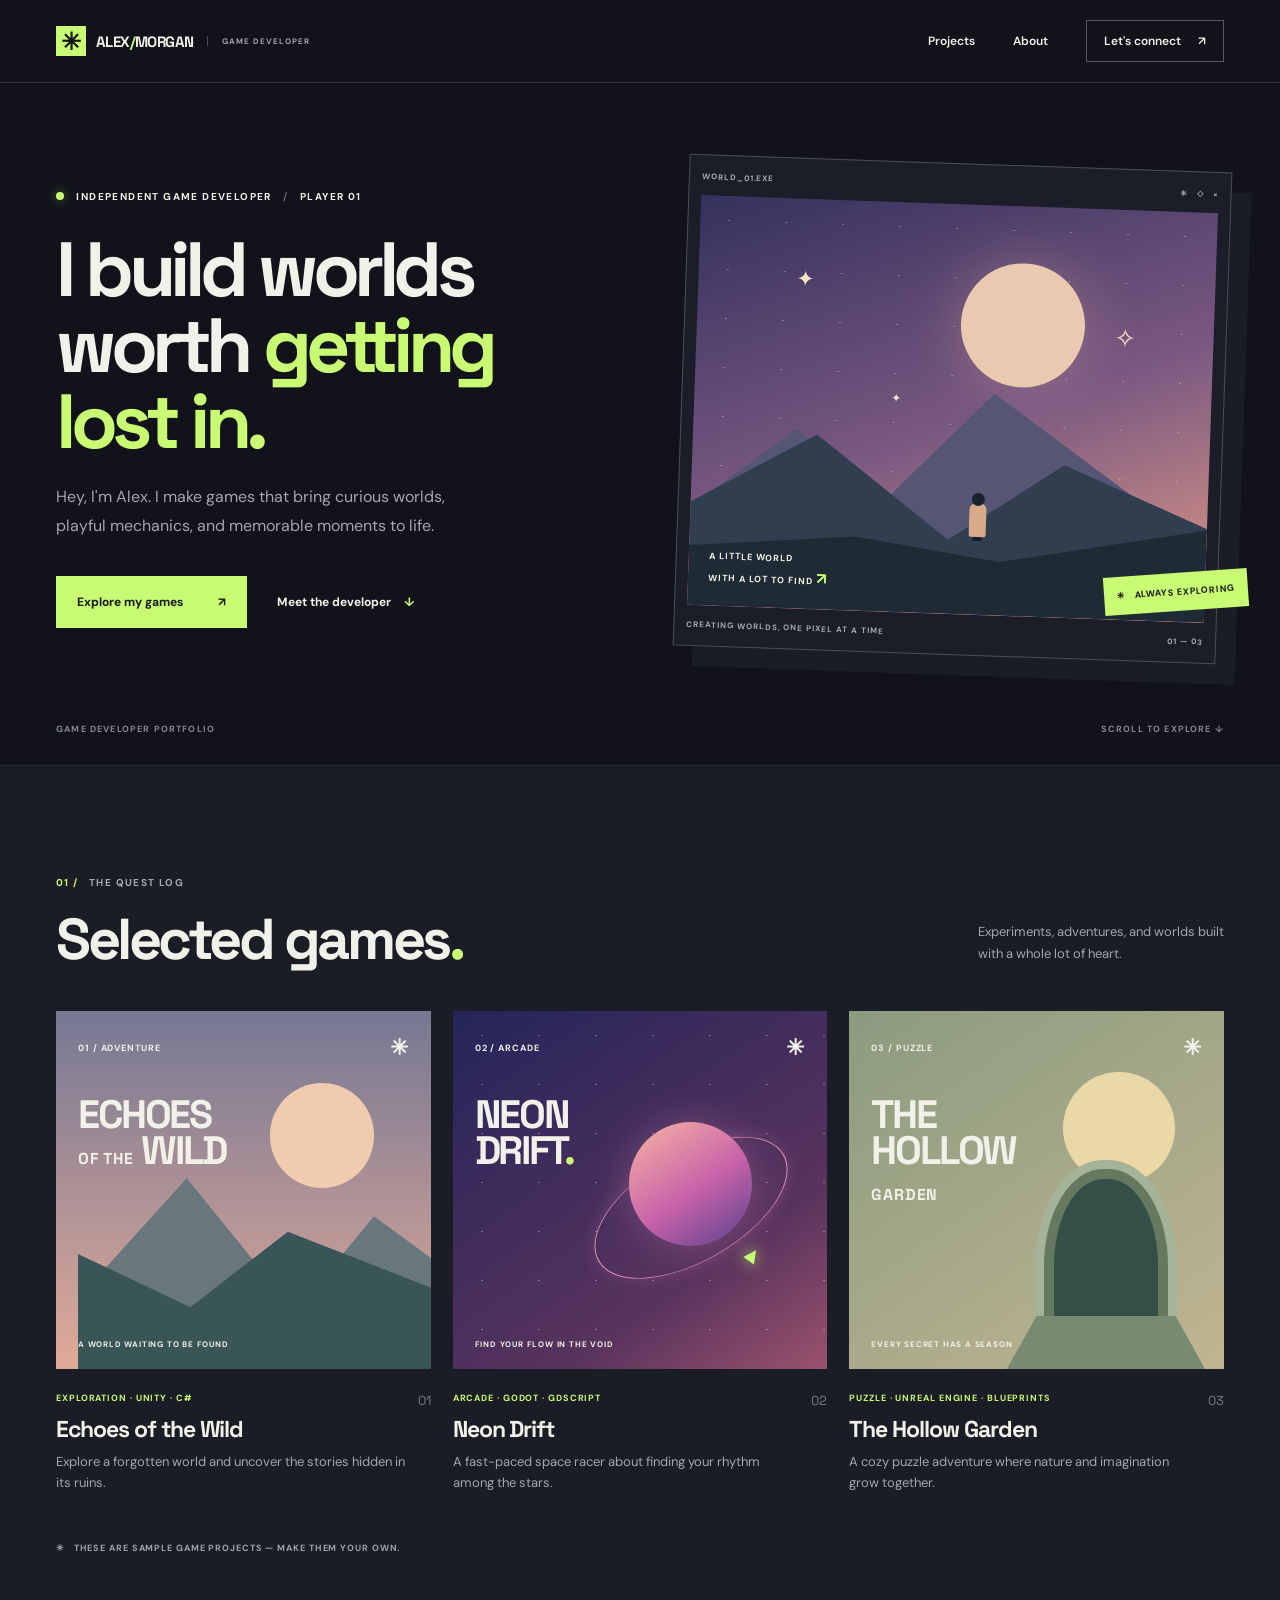
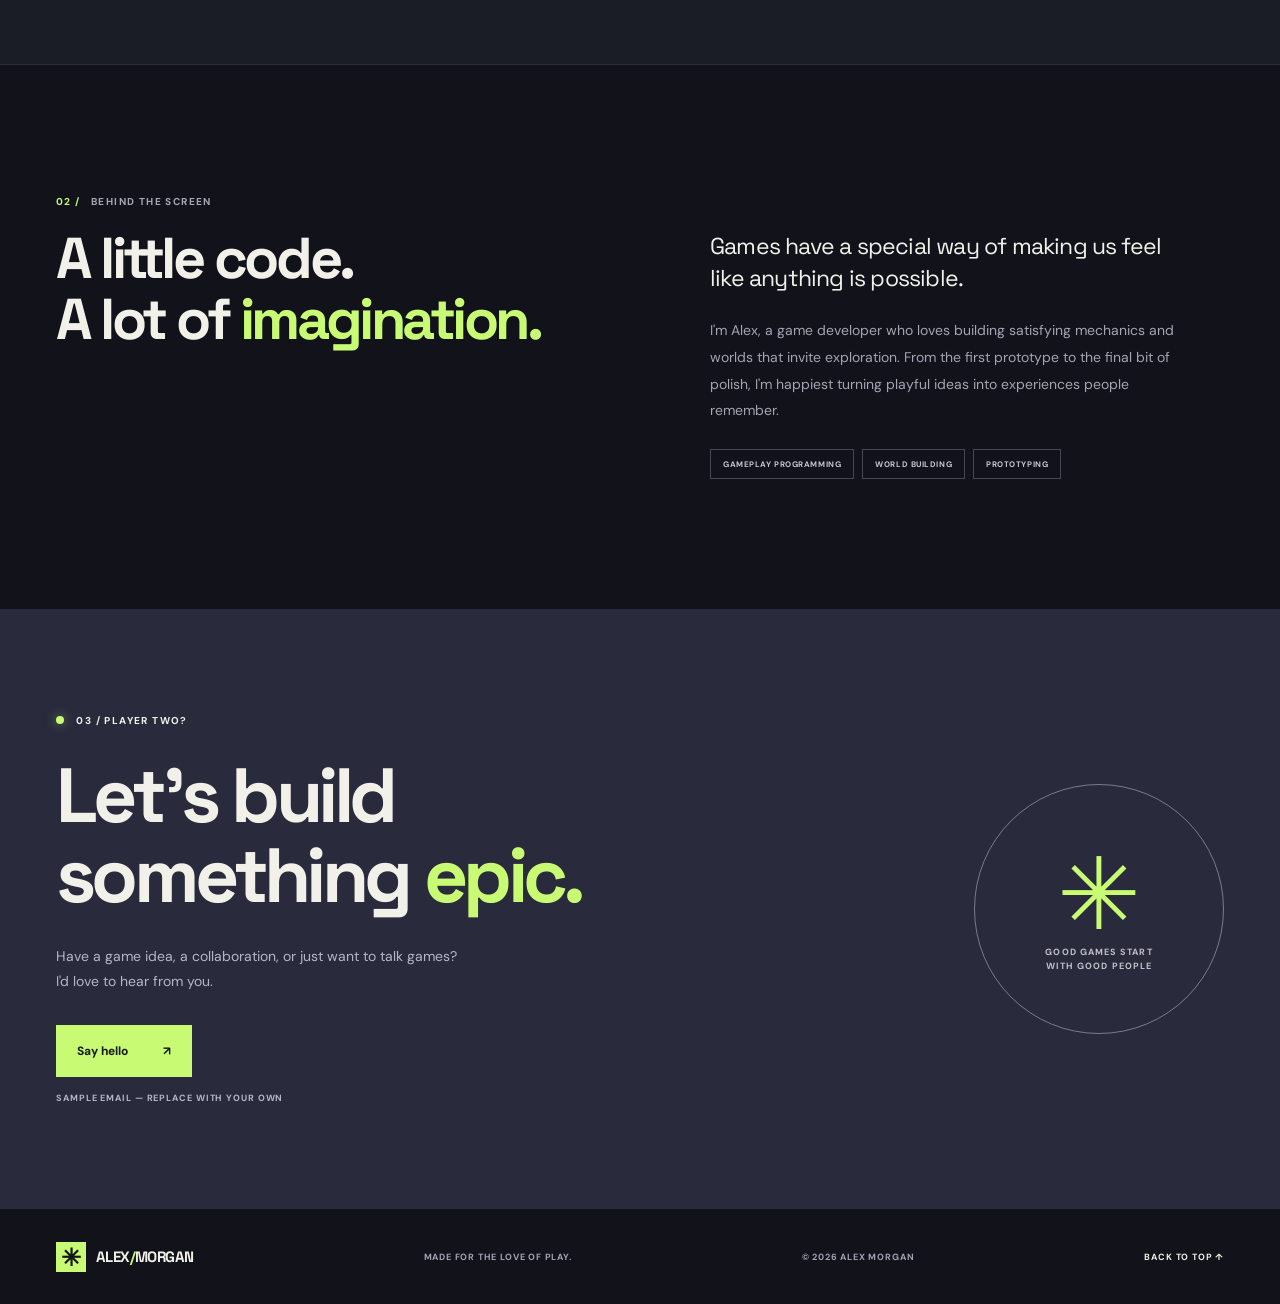
<file: ai/dev/github-copilot/agents-tutorial-quickstart/index.html>
<!DOCTYPE html>
<html lang="en">
<head>
  <meta charset="UTF-8">
  <meta name="viewport" content="width=device-width, initial-scale=1.0">
  <meta name="description" content="A sample game developer portfolio for Alex Morgan, featuring original game concepts and development work.">
  <title>Alex Morgan — Game Developer</title>
  <link rel="preconnect" href="https://fonts.googleapis.com">
  <link rel="preconnect" href="https://fonts.gstatic.com" crossorigin>
  <link href="https://fonts.googleapis.com/css2?family=DM+Sans:wght@400;500;600;700&family=Space+Grotesk:wght@400;500;600;700&display=swap" rel="stylesheet">
  <link rel="stylesheet" href="styles.css">
  <script src="script.js" defer></script>
</head>
<body>
  <header class="site-header">
    <div class="container header-inner">
      <a class="wordmark" href="#home" aria-label="Alex Morgan, home"><span class="logo-mark" aria-hidden="true">✳</span> ALEX<span class="wordmark-accent">/</span>MORGAN <small>GAME DEVELOPER</small></a>
      <nav aria-label="Main navigation">
        <a href="#work">Projects</a>
        <a href="#about">About</a>
        <a class="nav-contact" href="#contact">Let's connect <span aria-hidden="true">↗</span></a>
      </nav>
    </div>
  </header>

  <main id="home">
    <section class="hero container" aria-labelledby="hero-title">
      <div class="hero-copy">
        <p class="eyebrow"><span class="status-dot"></span> INDEPENDENT GAME DEVELOPER <span class="eyebrow-divider">/</span> PLAYER 01</p>
        <h1 id="hero-title">I build worlds<br>worth <em>getting<br>lost in.</em></h1>
        <p class="hero-description">Hey, I'm Alex. I make games that bring curious worlds, playful mechanics, and memorable moments to life.</p>
        <div class="hero-actions">
          <a class="button button-primary" href="#work">Explore my games <span aria-hidden="true">↗</span></a>
          <a class="text-link" href="#about">Meet the developer <span aria-hidden="true">↓</span></a>
        </div>
      </div>
      <div class="hero-art" aria-hidden="true">
        <div class="art-frame">
          <div class="frame-top"><span>WORLD_01.EXE</span><span>✳ &nbsp; ◇ &nbsp; ×</span></div>
          <div class="hero-scene">
            <span class="scene-star star-one">✦</span><span class="scene-star star-two">✧</span><span class="scene-star star-three">✦</span>
            <span class="scene-moon"></span>
            <span class="scene-mountain mountain-back"></span>
            <span class="scene-mountain mountain-front"></span>
            <span class="scene-ground"></span>
            <span class="scene-person"><i></i></span>
            <span class="scene-label">A LITTLE WORLD<br>WITH A LOT TO FIND <b>↗</b></span>
          </div>
          <div class="frame-bottom"><span>CREATING WORLDS, ONE PIXEL AT A TIME</span><span>01 — 03</span></div>
        </div>
        <span class="floating-label">✳ &nbsp; ALWAYS EXPLORING</span>
      </div>
      <div class="hero-bottom"><span>GAME DEVELOPER PORTFOLIO</span><span>SCROLL TO EXPLORE ↓</span></div>
    </section>

    <section class="work-section" id="work" aria-labelledby="work-title">
      <div class="container">
        <div class="section-heading">
          <div><p class="eyebrow section-kicker"><span>01 /</span> THE QUEST LOG</p><h2 id="work-title">Selected games<span class="accent">.</span></h2></div>
          <p>Experiments, adventures, and worlds built<br class="desktop-break"> with a whole lot of heart.</p>
        </div>
        <div class="project-grid">
          <article class="project-card">
            <div class="project-art art-echo" aria-hidden="true">
              <span class="art-topline">01 / ADVENTURE <span>✳</span></span>
              <span class="echo-moon"></span><span class="echo-hill echo-hill-back"></span><span class="echo-hill echo-hill-front"></span>
              <span class="art-title">ECHOES<br><small>OF THE</small> WILD</span><span class="art-index">A WORLD WAITING TO BE FOUND</span>
            </div>
            <div class="project-meta"><div><p class="project-type">EXPLORATION · UNITY · C#</p><h3>Echoes of the Wild</h3><p>Explore a forgotten world and uncover the stories hidden in its ruins.</p></div><span class="project-number">01</span></div>
          </article>
          <article class="project-card">
            <div class="project-art art-drift" aria-hidden="true">
              <span class="art-topline">02 / ARCADE <span>✳</span></span>
              <span class="drift-orbit"></span><span class="drift-planet"></span><span class="drift-ship">▲</span>
              <span class="art-title">NEON<br>DRIFT<span class="title-dot">.</span></span><span class="art-index">FIND YOUR FLOW IN THE VOID</span>
            </div>
            <div class="project-meta"><div><p class="project-type">ARCADE · GODOT · GDSCRIPT</p><h3>Neon Drift</h3><p>A fast-paced space racer about finding your rhythm among the stars.</p></div><span class="project-number">02</span></div>
          </article>
          <article class="project-card">
            <div class="project-art art-hollow" aria-hidden="true">
              <span class="art-topline">03 / PUZZLE <span>✳</span></span>
              <span class="hollow-sun"></span><span class="hollow-door"></span><span class="hollow-step"></span>
              <span class="art-title">THE<br>HOLLOW<br><small>GARDEN</small></span><span class="art-index">EVERY SECRET HAS A SEASON</span>
            </div>
            <div class="project-meta"><div><p class="project-type">PUZZLE · UNREAL ENGINE · BLUEPRINTS</p><h3>The Hollow Garden</h3><p>A cozy puzzle adventure where nature and imagination grow together.</p></div><span class="project-number">03</span></div>
          </article>
        </div>
        <p class="sample-note">✳ &nbsp; THESE ARE SAMPLE GAME PROJECTS — MAKE THEM YOUR OWN.</p>
      </div>
    </section>

    <section class="about-section container" id="about" aria-labelledby="about-title">
      <div><p class="eyebrow section-kicker"><span>02 /</span> BEHIND THE SCREEN</p><h2 id="about-title">A little code.<br>A lot of <em>imagination.</em></h2></div>
      <div class="about-copy"><p>Games have a special way of making us feel like anything is possible.</p><p>I'm Alex, a game developer who loves building satisfying mechanics and worlds that invite exploration. From the first prototype to the final bit of polish, I'm happiest turning playful ideas into experiences people remember.</p><div class="about-tags"><span>GAMEPLAY PROGRAMMING</span><span>WORLD BUILDING</span><span>PROTOTYPING</span></div></div>
    </section>

    <section class="contact-section" id="contact" aria-labelledby="contact-title">
      <div class="container contact-inner">
        <div><p class="eyebrow"><span class="status-dot"></span> 03 / PLAYER TWO?</p><h2 id="contact-title">Let's build<br>something <em>epic.</em></h2><p>Have a game idea, a collaboration, or just want to talk games?<br>I'd love to hear from you.</p><a class="button button-primary" href="mailto:hello@example.com">Say hello <span aria-hidden="true">↗</span></a><p class="contact-note">SAMPLE EMAIL — REPLACE WITH YOUR OWN</p></div>
        <div class="contact-emblem" aria-hidden="true"><span>✳</span><small>GOOD GAMES START<br>WITH GOOD PEOPLE</small></div>
      </div>
    </section>
  </main>
  <footer class="site-footer"><div class="container footer-inner"><a class="wordmark" href="#home"><span class="logo-mark" aria-hidden="true">✳</span> ALEX<span class="wordmark-accent">/</span>MORGAN</a><p>MADE FOR THE LOVE OF PLAY.</p><p>© <span id="year">2026</span> ALEX MORGAN</p><a href="#home">BACK TO TOP ↑</a></div></footer>
</body>
</html>
</file>
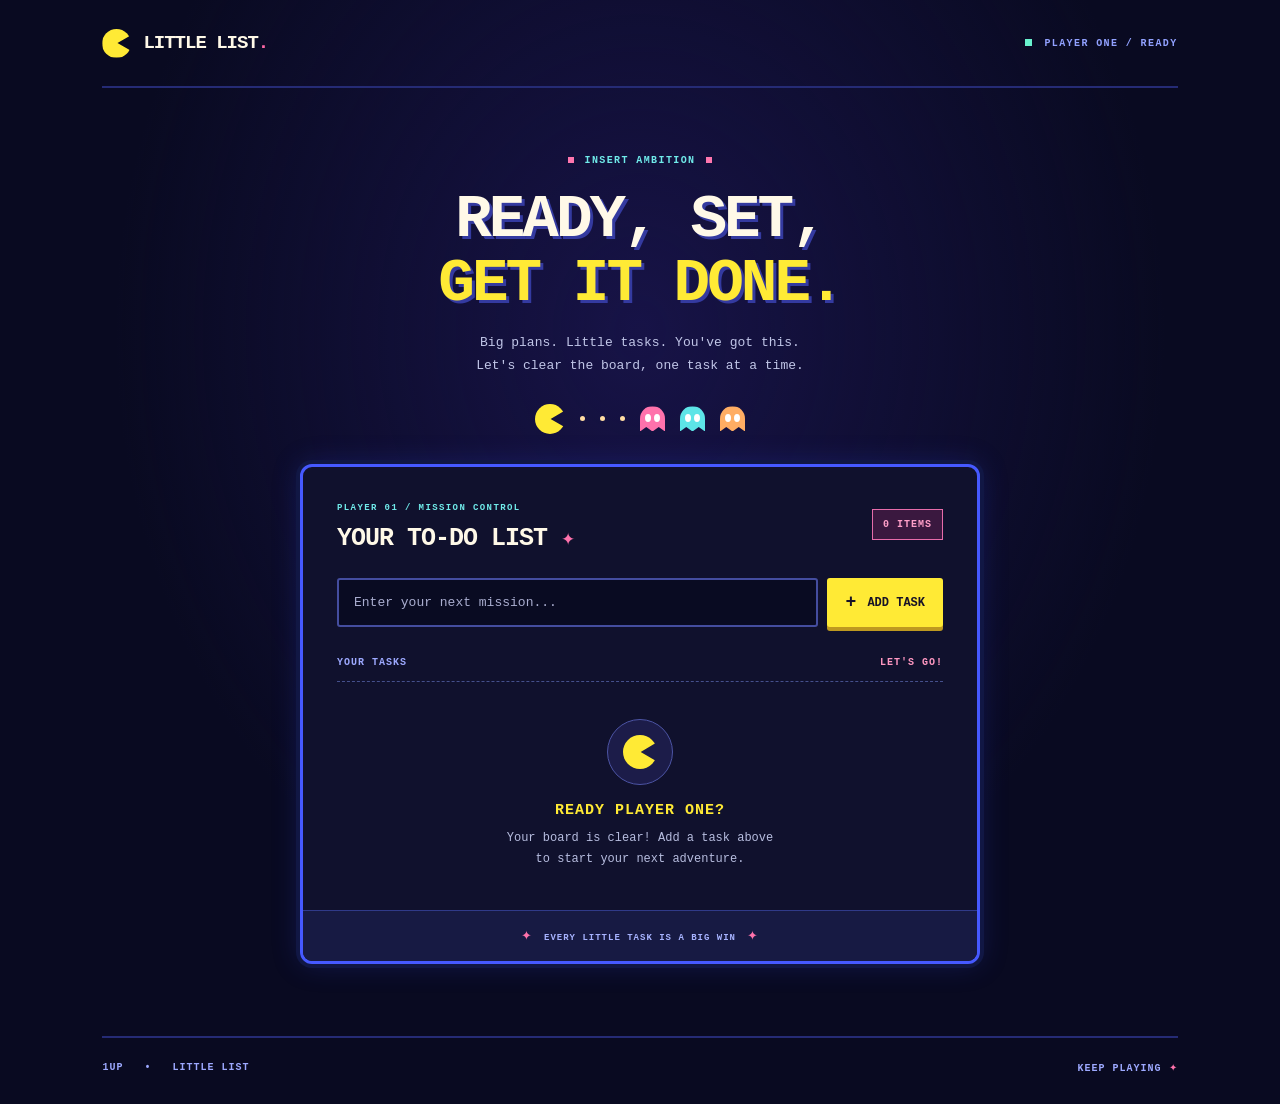
<file: ai/dev/github-copilot/todo-app/index.html>
<!doctype html>
<html lang="en">
  <head>
    <meta charset="utf-8">
    <meta name="viewport" content="width=device-width, initial-scale=1">
    <meta name="theme-color" content="#090a21">
    <title>Little List — Ready, set, get things done!</title>
    <link rel="stylesheet" href="styles.css">
    <script src="app.js" defer></script>
  </head>
  <body>
    <div class="page">
      <header class="site-header">
        <a class="brand" href="index.html" aria-label="Little List home">
          <span class="brand-mark" aria-hidden="true"></span>
          <span>LITTLE LIST<span class="brand-period">.</span></span>
        </a>
        <span class="header-note"><span class="header-dot"></span> PLAYER ONE / READY</span>
      </header>

      <main>
        <section class="intro" aria-labelledby="page-title">
          <div class="eyebrow"><span></span> INSERT AMBITION <span></span></div>
          <h1 id="page-title">READY, SET,<br><em>GET IT DONE.</em></h1>
          <p>Big plans. Little tasks. You've got this.<br class="desktop-break"> Let's clear the board, one task at a time.</p>
          <div class="arcade-trail" aria-hidden="true">
            <span class="trail-player"></span><span class="pellet"></span><span class="pellet"></span><span class="pellet"></span>
            <span class="ghost ghost-pink"><i></i></span><span class="ghost ghost-cyan"><i></i></span><span class="ghost ghost-orange"><i></i></span>
          </div>
        </section>

        <section class="list-card" aria-labelledby="list-title">
          <div class="card-heading">
            <div>
              <span class="section-label">PLAYER 01 / MISSION CONTROL</span>
              <h2 id="list-title">YOUR TO-DO LIST <span aria-hidden="true">✦</span></h2>
            </div>
            <span class="task-count" id="task-count" aria-live="polite">0 ITEMS</span>
          </div>

          <form id="todo-form" class="add-form">
            <label class="sr-only" for="todo-input">Add a task</label>
            <input id="todo-input" name="task" type="text" placeholder="Enter your next mission..." autocomplete="off" required>
            <button type="submit"><span aria-hidden="true">+</span> Add task</button>
          </form>

          <div class="list-heading"><span>YOUR TASKS</span><span>LET'S GO!</span></div>
          <ul id="todo-list" class="todo-list" aria-label="Your tasks"></ul>
          <div id="empty-state" class="empty-state">
            <div class="empty-icon" aria-hidden="true"><span></span></div>
            <h3>READY PLAYER ONE?</h3>
            <p>Your board is clear! Add a task above<br> to start your next adventure.</p>
          </div>
          <div class="card-footer"><span class="footer-sparkle" aria-hidden="true">✦</span> EVERY LITTLE TASK IS A BIG WIN <span class="footer-sparkle" aria-hidden="true">✦</span></div>
        </section>
      </main>

      <footer class="site-footer">
        <span>1UP &nbsp; • &nbsp; LITTLE LIST</span>
        <span>KEEP PLAYING <span aria-hidden="true">✦</span></span>
      </footer>
    </div>
  </body>
</html>
</file>
<file: ai/dev/github-copilot/agents-tutorial-quickstart/styles.css>
:root {
  --background: #11121a;
  --panel: #181a24;
  --text: #f2f1e9;
  --muted: #a4a4b2;
  --line: #32343f;
  --accent: #c8fa74;
}

* { box-sizing: border-box; }
html { scroll-behavior: smooth; }
body { margin: 0; background: var(--background); color: var(--text); font-family: "DM Sans", sans-serif; -webkit-font-smoothing: antialiased; }
a { color: inherit; text-decoration: none; }
a:focus-visible { outline: 3px solid var(--accent); outline-offset: 4px; }
.container { width: min(100% - 112px, 1360px); margin-inline: auto; }
.site-header { border-bottom: 1px solid var(--line); }
.header-inner { height: 82px; display: flex; align-items: center; justify-content: space-between; gap: 20px; }
.wordmark { display: inline-flex; align-items: center; font-family: "Space Grotesk", sans-serif; font-size: 15px; font-weight: 700; letter-spacing: -.04em; white-space: nowrap; }
.logo-mark { display: grid; place-items: center; width: 30px; height: 30px; margin-right: 10px; background: var(--accent); color: #14171a; font-size: 24px; }
.wordmark-accent { color: var(--accent); }
.wordmark small { margin-left: 14px; padding-left: 14px; border-left: 1px solid #494b53; color: var(--muted); font: 700 8px "DM Sans", sans-serif; letter-spacing: .12em; }
nav { display: flex; align-items: center; gap: 38px; font-size: 12px; font-weight: 600; }
nav a:not(.nav-contact):hover, .text-link:hover { color: var(--accent); }
.nav-contact { border: 1px solid #555761; padding: 12px 17px; transition: background .2s, color .2s; }
.nav-contact:hover { background: var(--accent); color: #11121a; }
.nav-contact span { margin-left: 14px; }
.hero { position: relative; min-height: 670px; display: grid; grid-template-columns: 1fr 1fr; align-items: center; gap: 7%; padding-block: 80px 110px; }
.hero-copy { position: relative; z-index: 1; }
.eyebrow { font-size: 10px; font-weight: 700; letter-spacing: .14em; }
.status-dot { display: inline-block; width: 8px; height: 8px; margin-right: 9px; background: var(--accent); border-radius: 50%; box-shadow: 0 0 12px #c8fa7480; }
.eyebrow-divider { padding-inline: 8px; color: #666977; }
h1, h2, h3, p { margin-top: 0; }
h1, h2, h3 { font-family: "Space Grotesk", sans-serif; }
h1 { margin: 28px 0 24px; font-size: clamp(58px, 6vw, 88px); font-weight: 700; line-height: .99; letter-spacing: -.07em; }
h1 em, h2 em { color: var(--accent); font-style: normal; }
.hero-description { max-width: 430px; color: var(--muted); font-size: 16px; line-height: 1.8; }
.hero-actions { display: flex; align-items: center; flex-wrap: wrap; gap: 30px; margin-top: 35px; }
.button { display: inline-flex; align-items: center; justify-content: space-between; gap: 35px; min-height: 52px; padding: 0 21px; font-size: 12px; font-weight: 700; transition: transform .2s, background .2s; }
.button:hover { transform: translateY(-3px); }
.button-primary { background: var(--accent); color: #161a13; }
.button-primary:hover { background: #d9ff9d; }
.text-link { font-size: 12px; font-weight: 700; }
.text-link span { margin-left: 10px; color: var(--accent); }
.hero-art { position: relative; }
.art-frame { padding: 12px; border: 1px solid #4b4d59; background: #1b1d28; box-shadow: 20px 20px 0 #1b1d25; transform: rotate(2deg); }
.frame-top, .frame-bottom { display: flex; justify-content: space-between; align-items: center; height: 28px; color: #a9a9b5; font-size: 8px; font-weight: 700; letter-spacing: .12em; }
.frame-top { padding-bottom: 10px; }
.frame-bottom { padding-top: 10px; }
.hero-scene { position: relative; overflow: hidden; height: clamp(300px, 32vw, 420px); background: linear-gradient(160deg, #34315d 0%, #795881 53%, #e39b86 100%); }
.hero-scene::before, .art-drift::before { content: ""; position: absolute; inset: 0; background-image: radial-gradient(#ffffffaa 1px, transparent 1px); background-size: 57px 49px; opacity: .5; }
.scene-star { position: absolute; color: #f6e5c4; }
.star-one { top: 16%; left: 19%; font-size: 22px; }.star-two { top: 27%; right: 15%; font-size: 26px; }.star-three { top: 46%; left: 38%; font-size: 12px; }
.scene-moon { position: absolute; top: 14%; right: 25%; width: 24%; aspect-ratio: 1; border-radius: 50%; background: #e9c9b0; box-shadow: 0 0 60px #efb6a34d; }
.scene-mountain { position: absolute; bottom: 0; width: 100%; height: 60%; }
.mountain-back { background: #555575; clip-path: polygon(0 60%, 20% 27%, 37% 56%, 58% 10%, 100% 71%, 100% 100%, 0 100%); }
.mountain-front { background: #313e50; clip-path: polygon(0 58%, 24% 29%, 50% 70%, 72% 38%, 100% 62%, 100% 100%, 0 100%); }
.scene-ground { position: absolute; bottom: 0; width: 100%; height: 25%; background: #1e2b34; clip-path: polygon(0 42%, 32% 28%, 60% 48%, 100% 10%, 100% 100%, 0 100%); }
.scene-person { position: absolute; bottom: 19%; left: 54%; width: 17px; height: 34px; background: #d8aa8a; border-radius: 7px 7px 2px 2px; box-shadow: 0 8px 0 -4px #141e29; }
.scene-person i { position: absolute; width: 13px; height: 13px; top: -10px; left: 2px; border-radius: 50%; background: #18212c; }
.scene-label { position: absolute; bottom: 18px; left: 20px; font-size: 9px; font-weight: 700; line-height: 1.5; letter-spacing: .11em; }
.scene-label b { color: var(--accent); font-size: 16px; }
.floating-label { position: absolute; right: -24px; bottom: 44px; padding: 13px; background: var(--accent); color: #171b16; font-size: 9px; font-weight: 700; letter-spacing: .09em; transform: rotate(-4deg); }
.hero-bottom { position: absolute; bottom: 30px; left: 0; right: 0; display: flex; justify-content: space-between; color: #858694; font-size: 9px; font-weight: 700; letter-spacing: .13em; }
.work-section { padding: 110px 0; background: #1a1c26; border-block: 1px solid #292b36; }
.section-heading { display: flex; align-items: end; justify-content: space-between; gap: 30px; margin-bottom: 42px; }
.section-kicker { color: #a7a8b3; margin-bottom: 20px; }
.section-kicker span { color: var(--accent); margin-right: 7px; }
h2 { font-size: clamp(44px, 4.5vw, 64px); font-weight: 700; line-height: 1.05; letter-spacing: -.06em; margin-bottom: 0; }
.accent { color: var(--accent); }
.section-heading > p { margin: 0 0 4px; color: var(--muted); font-size: 13px; line-height: 1.7; }
.project-grid { display: grid; grid-template-columns: repeat(3, minmax(0, 1fr)); gap: 22px; }
.project-card { min-width: 0; }
.project-art { position: relative; overflow: hidden; height: clamp(270px, 28vw, 390px); padding: 22px; }
.art-echo { background: linear-gradient(#767893, #e1aa98); }
.art-drift { background: linear-gradient(145deg, #24255a, #58335d 70%, #9a526c); }
.art-hollow { background: linear-gradient(145deg, #8b9b80, #c0b591); }
.art-topline { position: absolute; z-index: 2; top: 22px; left: 22px; right: 22px; display: flex; justify-content: space-between; align-items: center; font-size: 9px; font-weight: 700; letter-spacing: .1em; }
.art-topline span { font-size: 22px; }
.art-index { position: absolute; z-index: 2; bottom: 20px; left: 22px; font-size: 8px; font-weight: 700; letter-spacing: .1em; }
.art-title { position: absolute; z-index: 2; top: 24%; left: 22px; font-family: "Space Grotesk", sans-serif; font-size: clamp(30px, 3.1vw, 48px); font-weight: 700; line-height: .9; letter-spacing: -.06em; }
.art-title small { font-size: .4em; letter-spacing: .05em; }
.echo-moon { position: absolute; top: 20%; right: 15%; width: 28%; aspect-ratio: 1; border-radius: 50%; background: #f1cbb0; }
.echo-hill { position: absolute; bottom: 0; width: 100%; height: 62%; }
.echo-hill-back { background: #68767d; clip-path: polygon(0 68%, 29% 14%, 58% 74%, 79% 31%, 100% 57%, 100% 100%, 0 100%); }
.echo-hill-front { background: #3a5557; clip-path: polygon(0 48%, 30% 72%, 56% 38%, 100% 67%, 100% 100%, 0 100%); }
.drift-orbit { position: absolute; top: 25%; right: 8%; width: 57%; aspect-ratio: 1; border: 1px solid #ed99be; border-radius: 50%; transform: rotate(-30deg) scaleY(.5); box-shadow: 0 0 25px #e989c333; }
.drift-planet { position: absolute; top: 31%; right: 20%; width: 33%; aspect-ratio: 1; border-radius: 50%; background: linear-gradient(145deg, #f8b5a2, #c762a9 55%, #56418c); box-shadow: 0 0 40px #d67eb155; }
.drift-ship { position: absolute; right: 17%; bottom: 28%; color: #c8fa74; font-size: 22px; transform: rotate(35deg); text-shadow: 0 0 15px #c8fa74; }
.title-dot { color: var(--accent); }
.hollow-sun { position: absolute; top: 17%; right: 13%; width: 30%; aspect-ratio: 1; border-radius: 50%; background: #ead9a6; }
.hollow-door { position: absolute; bottom: 0; right: 15%; width: 33%; height: 56%; border: 10px solid #657960; border-bottom: 0; border-radius: 48% 48% 0 0; background: #344f47; box-shadow: 0 0 0 9px #a5b399; }
.hollow-step { position: absolute; bottom: 0; right: 5%; width: 53%; height: 15%; background: #788b72; clip-path: polygon(15% 0, 85% 0, 100% 100%, 0 100%); }
.project-meta { display: flex; justify-content: space-between; gap: 10px; padding: 23px 0 0; }
.project-type { margin-bottom: 10px; color: var(--accent); font-size: 9px; font-weight: 700; letter-spacing: .1em; }
.project-meta h3 { margin-bottom: 8px; font-size: 23px; letter-spacing: -.045em; }
.project-meta p:last-child { margin-bottom: 0; color: var(--muted); font-size: 13px; line-height: 1.6; }
.project-number { color: #777987; font-family: "Space Grotesk", sans-serif; font-size: 13px; }
.sample-note { margin: 48px 0 0; color: #a1a2ae; font-size: 9px; font-weight: 700; letter-spacing: .1em; }
.about-section { display: grid; grid-template-columns: 1fr 1fr; gap: 12%; padding-block: 130px; }
.about-copy { max-width: 480px; padding-top: 35px; }
.about-copy p:first-child { font-family: "Space Grotesk", sans-serif; font-size: 23px; line-height: 1.4; letter-spacing: -.035em; }
.about-copy p:nth-child(2) { color: var(--muted); font-size: 14px; line-height: 1.9; }
.about-tags { display: flex; flex-wrap: wrap; gap: 8px; margin-top: 25px; }
.about-tags span { border: 1px solid #454751; padding: 9px 12px; color: #c6c7d0; font-size: 8px; font-weight: 700; letter-spacing: .07em; }
.contact-section { overflow: hidden; background: #292a3c; }
.contact-inner { position: relative; display: flex; justify-content: space-between; align-items: center; padding-block: 105px; }
.contact-section h2 { margin: 28px 0; font-size: clamp(54px, 6vw, 88px); }
.contact-section p:not(.eyebrow):not(.contact-note) { color: #b6b6c4; font-size: 14px; line-height: 1.8; }
.contact-section .button { margin-top: 17px; }
.contact-note { margin: 15px 0 0; color: #b6b6c4; font-size: 9px; font-weight: 700; letter-spacing: .1em; }
.contact-emblem { display: grid; place-items: center; width: 250px; height: 250px; border: 1px solid #7b7b88; border-radius: 50%; text-align: center; }
.contact-emblem span { align-self: end; color: var(--accent); font-size: 100px; line-height: 1; }
.contact-emblem small { align-self: start; color: #c2c2cb; font-size: 9px; font-weight: 700; line-height: 1.6; letter-spacing: .12em; }
.footer-inner { min-height: 95px; display: flex; align-items: center; justify-content: space-between; gap: 20px; }
.footer-inner p, .footer-inner > a:last-child { margin: 0; color: #a4a4b2; font-size: 9px; font-weight: 700; letter-spacing: .09em; }
.footer-inner > a:last-child { color: var(--text); }
@media (max-width: 900px) {
  .container { width: min(100% - 64px, 1360px); }
  .hero { gap: 5%; }
  h1 { font-size: clamp(52px, 7vw, 70px); }
  .project-grid { gap: 14px; }
  .project-art { height: 260px; }
  .art-title { font-size: 31px; }
}
@media (max-width: 650px) {
  .container { width: calc(100% - 40px); }
  .header-inner { height: 70px; }
  .wordmark small { display: none; }
  nav { gap: 14px; font-size: 11px; }
  .nav-contact { padding: 10px; }
  .nav-contact span { margin-left: 4px; }
  .hero { grid-template-columns: 1fr; gap: 55px; padding-block: 75px 90px; }
  h1 { font-size: clamp(49px, 11vw, 75px); }
  .hero-description { max-width: 360px; font-size: 15px; }
  .hero-art { width: calc(100% - 20px); }
  .hero-scene { height: 300px; }
  .hero-bottom { font-size: 8px; }
  .work-section { padding-block: 80px; }
  .section-heading { display: block; }
  .section-heading > p { margin-top: 18px; }
  .desktop-break { display: none; }
  .project-grid { grid-template-columns: 1fr; gap: 38px; }
  .project-art { height: 340px; }
  .art-title { font-size: 44px; }
  .about-section { grid-template-columns: 1fr; gap: 10px; padding-block: 85px; }
  .about-copy { padding-top: 20px; }
  .contact-inner { padding-block: 80px; }
  .contact-emblem { position: absolute; right: -80px; bottom: 45px; opacity: .2; }
  .contact-inner > div:first-child { position: relative; z-index: 1; }
  .footer-inner { padding-block: 25px; flex-wrap: wrap; }
  .footer-inner p:first-of-type { display: none; }
}
@media (max-width: 380px) {
  .header-inner { height: auto; padding-block: 15px; flex-wrap: wrap; }
  nav { width: 100%; justify-content: space-between; }
}
@media (prefers-reduced-motion: reduce) {
  html { scroll-behavior: auto; }
  *, *::before, *::after { transition-duration: 0.01ms !important; }
}
</file>
<file: ai/dev/github-copilot/todo-app/styles.css>
:root {
  color-scheme: dark;
  font-family: "Courier New", monospace;
  color: #fff9e8;
  background: #090a21;
  font-synthesis: none;
}

* { box-sizing: border-box; }

body {
  margin: 0;
  min-width: 280px;
  background:
    radial-gradient(ellipse at 50% 30%, #171347 0%, transparent 58%),
    #090a21;
}

button, input { font: inherit; }

button:focus-visible, input:focus-visible, a:focus-visible {
  outline: 3px solid #fff36b;
  outline-offset: 4px;
}

.page {
  max-width: 1440px;
  min-height: 100vh;
  margin: 0 auto;
  padding: 0 8%;
}

.site-header {
  height: 88px;
  display: flex;
  align-items: center;
  justify-content: space-between;
  border-bottom: 2px solid #252b75;
}

.brand {
  display: inline-flex;
  align-items: center;
  gap: 12px;
  color: #fff9e8;
  text-decoration: none;
  font-size: 19px;
  font-weight: 900;
  letter-spacing: -1px;
}

.brand-mark, .trail-player, .empty-icon span {
  display: block;
  flex-shrink: 0;
  border-radius: 50%;
  background: #ffea35;
  clip-path: polygon(0 0, 100% 0, 100% 22%, 52% 50%, 100% 78%, 100% 100%, 0 100%);
}

.brand-mark { width: 29px; height: 29px; }
.brand-period { color: #ff68a6; }

.header-note, .section-label, .list-heading, .card-footer, .site-footer, .eyebrow {
  font-size: 10px;
  font-weight: 700;
  letter-spacing: 1.4px;
}

.header-note { color: #91a1ff; }
.header-dot { display: inline-block; width: 7px; height: 7px; margin-right: 5px; background: #69f2ce; }

main { max-width: 680px; margin: 0 auto; }
.intro { padding: 62px 0 30px; text-align: center; }

.eyebrow {
  display: inline-flex;
  align-items: center;
  gap: 10px;
  color: #70ebea;
}

.eyebrow span { width: 6px; height: 6px; background: #ff76ae; }

h1 {
  margin: 20px 0 15px;
  font-family: "Courier New", monospace;
  font-size: clamp(38px, 6vw, 61px);
  font-weight: 900;
  letter-spacing: -3px;
  line-height: 1.05;
  text-shadow: 3px 3px 0 #343aa0;
}

h1 em { color: #ffea35; font-style: normal; }
.intro p { margin: 0; color: #c1c6e8; font-size: 13px; line-height: 1.8; }

.arcade-trail {
  display: flex;
  align-items: center;
  justify-content: center;
  gap: 15px;
  margin-top: 26px;
}
.trail-player { width: 30px; height: 30px; }
.pellet { width: 5px; height: 5px; border-radius: 50%; background: #ffdda3; }
.ghost {
  position: relative;
  width: 25px;
  height: 25px;
  border-radius: 13px 13px 0 0;
  clip-path: polygon(0 0, 100% 0, 100% 100%, 75% 82%, 50% 100%, 25% 82%, 0 100%);
}
.ghost-pink { background: #ff72ac; }
.ghost-cyan { background: #5de5e7; }
.ghost-orange { background: #ffad63; }
.ghost i, .ghost i::after {
  position: absolute;
  top: 8px;
  width: 6px;
  height: 8px;
  border-radius: 50%;
  background: #fff;
}
.ghost i { left: 5px; }
.ghost i::after { top: 0; left: 9px; content: ""; }

.list-card {
  padding: 30px 34px 0;
  overflow: hidden;
  border: 3px solid #4659ff;
  border-radius: 12px;
  background: #10112d;
  box-shadow: 0 0 0 4px #111744, 0 0 28px #2839c14d;
}

.card-heading { display: flex; align-items: center; justify-content: space-between; gap: 12px; }
.section-label { color: #70ebea; font-size: 9px; }
h2 { margin: 9px 0 0; font-size: clamp(19px, 4vw, 25px); font-weight: 900; letter-spacing: -1px; }
h2 span { color: #ff72ac; font-size: 17px; }

.task-count {
  flex-shrink: 0;
  padding: 9px 10px;
  border: 1px solid #e66caa;
  background: #3a183f;
  color: #ff9fc9;
  font-size: 10px;
  font-weight: 700;
  letter-spacing: 1px;
}

.add-form { display: flex; gap: 9px; margin-top: 25px; }
.add-form input {
  width: 100%;
  min-width: 0;
  padding: 0 15px;
  border: 2px solid #444d9f;
  border-radius: 3px;
  background: #090b22;
  color: #fff;
  font-size: 13px;
}
.add-form input::placeholder { color: #aaaed0; opacity: 1; }
.add-form button {
  min-height: 49px;
  flex-shrink: 0;
  padding: 0 18px;
  border: 0;
  border-radius: 3px;
  background: #ffea35;
  box-shadow: 0 4px 0 #be9920;
  color: #171227;
  cursor: pointer;
  font-size: 12px;
  font-weight: 900;
  text-transform: uppercase;
}
.add-form button:hover { background: #fff488; }
.add-form button span { margin-right: 4px; font-size: 18px; vertical-align: -1px; }

.list-heading {
  display: flex;
  justify-content: space-between;
  gap: 12px;
  padding: 30px 0 13px;
  border-bottom: 1px dashed #45508c;
  color: #9da9ff;
  font-size: 10px;
  letter-spacing: 1px;
}
.list-heading span:last-child { color: #ff98c2; }

.todo-list { padding: 0; margin: 0; list-style: none; }
.todo-item { display: flex; align-items: center; gap: 12px; min-height: 57px; border-bottom: 1px dashed #343c78; }
.todo-dot { width: 9px; height: 9px; flex-shrink: 0; border-radius: 50%; background: #ffea35; }
.todo-text { flex: 1; min-width: 0; overflow-wrap: anywhere; font-size: 14px; line-height: 1.5; }
.remove-button { padding: 8px; border: 0; border-radius: 3px; background: transparent; color: #ff9fc9; cursor: pointer; }
.remove-button:hover { background: #3a183f; color: #fff; }
.remove-button svg { display: block; width: 19px; height: 19px; }

.empty-state { padding: 37px 0 39px; text-align: center; }
.empty-icon { display: grid; width: 66px; height: 66px; margin: 0 auto 17px; place-items: center; border: 1px solid #4c54a4; border-radius: 50%; background: #1c1c49; }
.empty-icon span { width: 34px; height: 34px; }
.empty-state h3 { margin: 0 0 9px; color: #ffea35; font-size: 15px; font-weight: 900; letter-spacing: 1px; }
.empty-state p { margin: 0; color: #b7bddf; font-size: 12px; line-height: 1.8; }
[hidden] { display: none !important; }

.card-footer {
  margin: 0 -34px;
  padding: 17px 34px;
  border-top: 1px solid #303a89;
  background: #171a43;
  color: #a7b3ff;
  font-size: 9px;
  letter-spacing: 1px;
  text-align: center;
}
.footer-sparkle { margin: 0 5px; color: #ff72ac; font-size: 13px; }

.site-footer {
  display: flex;
  justify-content: space-between;
  gap: 12px;
  margin-top: 72px;
  padding: 24px 0 30px;
  border-top: 2px solid #252b75;
  color: #9da9ff;
  font-size: 10px;
  letter-spacing: 1px;
}
.site-footer span span { color: #ff72ac; }

.sr-only {
  position: absolute;
  width: 1px;
  height: 1px;
  padding: 0;
  overflow: hidden;
  clip: rect(0, 0, 0, 0);
  white-space: nowrap;
  border: 0;
}

@media (max-width: 520px) {
  .page { padding: 0 20px; }
  .site-header { height: 72px; }
  .header-note { display: none; }
  .intro { padding: 48px 0 28px; }
  h1 { letter-spacing: -2px; }
  .desktop-break { display: none; }
  .list-card { padding: 24px 20px 0; }
  .card-footer { margin: 0 -20px; padding: 17px 20px; }
  .add-form button { padding: 0 12px; }
  .site-footer { margin-top: 56px; }
}
</file>
